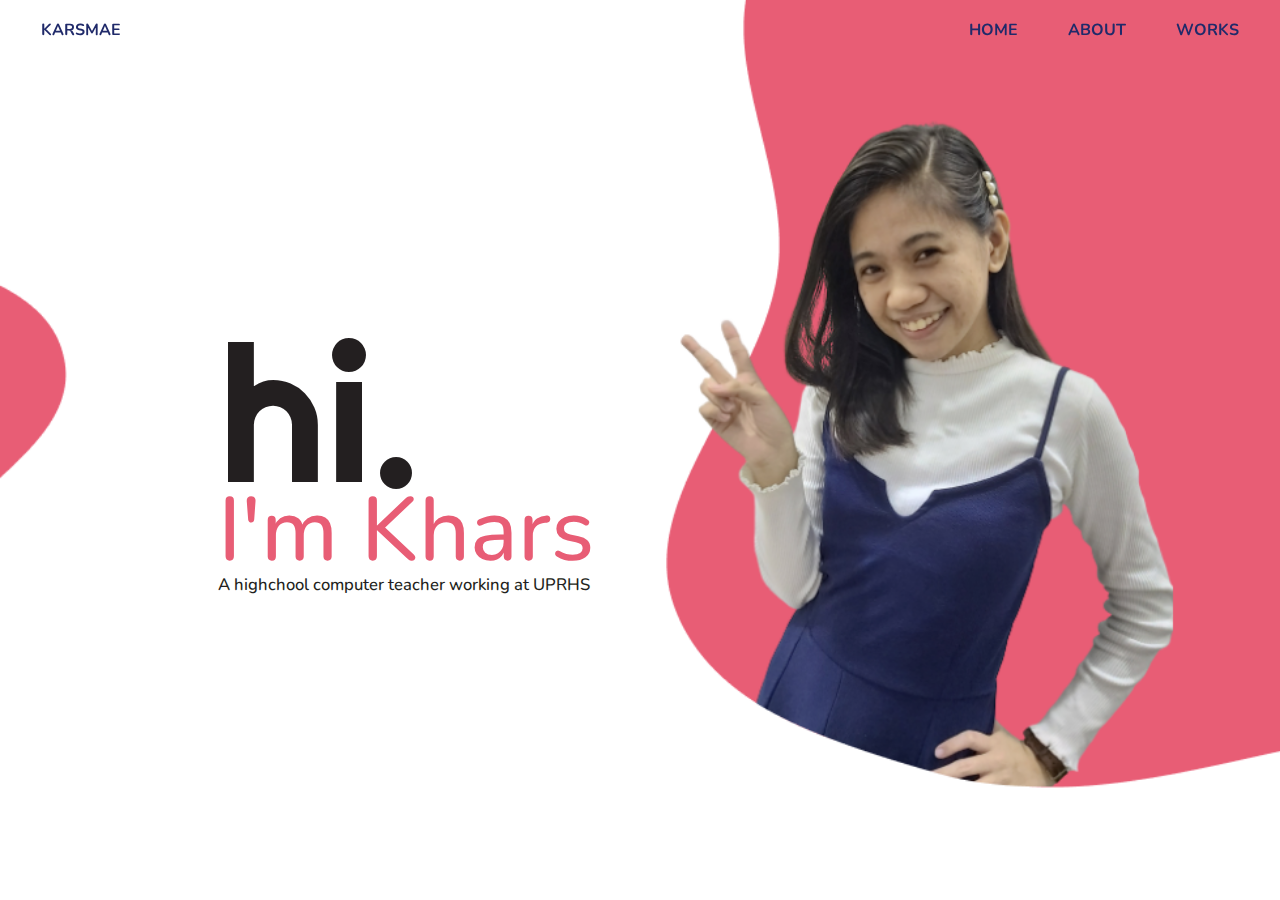
<file: index.html>
<!DOCTYPE html>
<html lang="en">
<head>
	<meta charset="utf-8">
    <meta name="viewport" content= "width=device-width, initial-scale=1.0"> 

	<title>kgmacaraig - Personal Portfolio</title>
	<!-- bootstrap -->
	<link rel="stylesheet" href="https://maxcdn.bootstrapcdn.com/bootstrap/4.0.0/css/bootstrap.min.css" integrity="sha384-Gn5384xqQ1aoWXA+058RXPxPg6fy4IWvTNh0E263XmFcJlSAwiGgFAW/dAiS6JXm" crossorigin="anonymous">

	<!-- fonts -->
	<link rel="stylesheet" href="https://fonts.googleapis.com/css?family=Righteous">
	<link rel="stylesheet" href="https://fonts.googleapis.com/css?family=Nunito">
	<link rel="stylesheet" href="https://fonts.googleapis.com/css?family=Montserrat">
	<link rel="stylesheet" href="https://fonts.googleapis.com/css?family=Stalemate">

	<!-- font awesome -->
	<link rel="stylesheet" href="https://cdnjs.cloudflare.com/ajax/libs/font-awesome/4.7.0/css/font-awesome.min.css">

	<!-- styles -->
	<link rel="stylesheet" type="text/css" href="css/main.css">
	<link rel="stylesheet" type="text/css" href="css/nav.css">
	<link rel="stylesheet" type="text/css" href="css/sections.css">
</head>
<body>
	<header>
		<nav class="navbar navbar-expand-lg">
			<a href="#home" class="brand">karsmae</a>
			<button class="navbar-toggler" type="button" data-toggle="collapse" data-target="#navbarNav" aria-controls="navbarNav" aria-expanded="false" aria-label="Toggle navigation" id="toggleBtn">
				<span class="hamburger">
					<i class="fas fa fa-bars"></i>
				</span>
			</button>
			<div class="collapse navbar-collapse" id="navbarNav">
				<ul class="navbar-nav ml-auto">
					<li class="navbar-item" data-toggle="collapse" data-target=".navbar-collapse.show">
						<a href="#home" class="navbar-link">Home</a>
					</li>
					<li class="navbar-item" data-toggle="collapse" data-target=".navbar-collapse.show">
						<a href="#aboutMe" class="navbar-link">About</a>
					</li>
					<li class="navbar-item" data-toggle="collapse" data-target=".navbar-collapse.show">
						<a href="#work" class="navbar-link" >Works</a>
					</li>
					</li>
				</ul>
			</div>
		</nav>
	</header>
	<main class="mainBody">
		<section id="home">
			<div class="homeContainer">
				<h2>hi.</h2>
				<h3>I'm <span>Khars</span></h3>
				<h4>A highchool computer teacher working <span>at UPRHS</span></h4>
			</div>
		</section>
		<section id="aboutMe">
			<div class="aboutMeContainer">
				<div class="container">
					<div class="row">
						<div class="col-lg-5 mb-2 sideProfile">
							<img class="profilePic" src="images/side.png" alt="profile picture">
						</div>
						<div class="col-lg-7 mb-2 introduction">
							<br><h3 class="intro">Hi! I am <span>Khars</span>.</h3>
							<h4 class="intro">I am a student, an educator, and a developer.</h4>
							<p class="text-muted">I am a Computer Science graduate from the University of the Philippines Los Baños. Currently, I am a <span>Master of Information Technology student</span> in the same university. Aside from being a student, I work as an educator as well. I teach <span>Introduction to Information Technology</span> and <span>Web Development</span> to grades 7 and 9, respectively.<br><br>Most projects I have worked or am currently working on include school and classroom related applications which involved <span>UI/UX Design and Web Development, Image Processing, Data Science, and Information Systems</span>.</p>
							<br><br>
							<h1 class="cursive">Kharisa Mae G. Macaraig</h1>
							<div class="link">
								<button class="contacts-btn"><a href="https://github.com/karsmae" target="_blank"><h1 class="alt-text">Github</h1>
									<i class="fa fa-github" aria-hidden="false"></i>
								</a></button>	
								<button class="contacts-btn"><a href="https://www.linkedin.com/in/kharisa-mae-macaraig-b2b293137/" target="_blank"><h1 class="alt-text">Github</h1>
									<i class="fa fa-linkedin" aria-hidden="false"></i>
								</a></button>
								<button class="contacts-btn"><a href="mailto:kgmacaraig@up.edu.ph&subject=Mail from personal portfolio"><h1 class="alt-text">Github</h1>
									<i class="fa fa-envelope" aria-hidden="false"></i>
								</a></button>
							</div>
						</div>
					</div>
				</div>
			</div>
		</section>
		<section id="about">
			<div class="aboutContainer">
				<div class="aboutCards">
					<div class="container">
						<div class="row">
							<div class="col-lg-2 about-title">
								<h1>ABOUT<br><span> ME</span></h1>
							</div>
							<div class="col-lg-2 about-desc">
								<p>Here's a little more to know about me. <br> <i class="fa fa-chevron-right" aria-hidder="true"></i></p>
							</div>
							<div class="col-lg-4 mb-2">
								<div class="card mx-auto">
									<a href="html/about-love.html" class="about-tile">
										<div class="card-body">
											<h2 class="card-title centered">love</h2>
											<p class="card-text">a collection of everything I love since then</p>
										</div>
									</a>
								</div>
							</div>
							<div class="col-lg-4 mb-2">
								<div class="card mx-auto">
									<a href="html/about-unplugged.html" class="about-tile">
										<div class="card-body">
											<h2 class="card-title centered">play</h2>
											<p class="card-text">other things I do when I am not coding</p>
										</div>
									</a>
								</div>
							</div>
						</div>
					</div>
				</div>
			</div>
		</section>
		<section id="work">
			<svg class="wave" xmlns="http://www.w3.org/2000/svg" viewBox="0 0 1440 320"><path fill="#E85D75" fill-opacity="1" d="M0,192L34.3,176C68.6,160,137,128,206,122.7C274.3,117,343,139,411,133.3C480,128,549,96,617,74.7C685.7,53,754,43,823,48C891.4,53,960,75,1029,106.7C1097.1,139,1166,181,1234,176C1302.9,171,1371,117,1406,90.7L1440,64L1440,0L1405.7,0C1371.4,0,1303,0,1234,0C1165.7,0,1097,0,1029,0C960,0,891,0,823,0C754.3,0,686,0,617,0C548.6,0,480,0,411,0C342.9,0,274,0,206,0C137.1,0,69,0,34,0L0,0Z"></path></svg>
			<div class="container">
				<div class="workContainer">
					<div class="row">
						<div class="col-lg-4 mb-2 project-title">
							<h1>Projects &<br><span> Side Projects</span></h1>
						</div>
						<div class="col-lg-4 mb-2 project">
							<h2>ICDE: ID Card Data Extractor</h2>
							<div class="container languages">
								<div class="row">
									<h3>Python - Tesseract</h3>
									<h3>Tensorflow</h3>
									<h3>MySQL</h3>
								</div>
							</div>
							<h4>Oral Presentation: 1st Information and Computing Education Conference, Computing Society of the Philippines, Cebu City, Philippines<br>Nominated for Best Special Paper (Computer Science category): 1st Institute of Computer Science Undergraduate Symposium</h4>
						</div>
						<div class="col-lg-4 mb-2 project">
							<h2>UPRHS Website</h2>
							<div class="container languages">
								<div class="row">
									<h3>Figma</h3>
								</div>
							</div>
							<h4>Content and illustrations for the official website of UPRHS</h4>
						</div>
					</div>
					<div class="row">
						<div class="col-lg-4 mb-2 project">
							<h2>Student Academic Reports</h2>
							<div class="container languages">
								<div class="row">
									<h3 class="wip">Under Development</h3>
									<h3>JavaScript</h3>
								</div>
							</div>
							<h4>Automation of student academic reports - Class Standing Report and Report Cards</h4>
						</div>
						<div class="col-lg-4 mb-2 project">
							<h2>MutyaDB</h2>
							<div class="container languages">
								<div class="row">
									<h3 class="wip">Under Development</h3>
									<h3>VB.net</h3>
									<h3>MySQL</h3>
								</div>
							</div>
							<h4>Desktop application for the UPRHS Admissions and Registrations processing</h4>
						</div>
						<div class="col-lg-4 mb-2 project">
							<h2>Chick 'n Check</h2>
							<div class="container languages">
								<div class="row">
									<h3 class="pending">Proposed</h3>
									<h3>MIT AI2 Companion</h3>
									<h3>MySQL</h3>
								</div>
							</div>
							<h4>Poultry monitoring system for LSE 8A students</h4>
						</div>
					</div>
				</div>
			</div>
			<footer>
				<div>&copy; kgmacaraig 2020</div>
				<div class="footer-link">
					<button class="contacts-btn"><a href="https://github.com/karsmae" target="_blank"><h1 class="alt-text">Github</h1>
						<i class="fa fa-github" aria-hidden="false"></i>
					</a></button>	
					<button class="contacts-btn"><a href="https://www.linkedin.com/in/kharisa-mae-macaraig-b2b293137/" target="_blank"><h1 class="alt-text">LinkedIn</h1>
						<i class="fa fa-linkedin" aria-hidden="false"></i>
					</a></button>
					<button class="contacts-btn"><a href="mailto:kgmacaraig@up.edu.ph&subject=Mail from personal portfolio"><h1 class="alt-text">Email</h1>
						<i class="fa fa-envelope" aria-hidden="false"></i>
					</a></button>
				</div>
			</footer>
		</section>
	</main>

	<!-- bootstrap -->
	<script src="https://cdn.jsdelivr.net/npm/bootstrap@5.0.0-beta1/dist/js/bootstrap.bundle.min.js" integrity="sha384-ygbV9kiqUc6oa4msXn9868pTtWMgiQaeYH7/t7LECLbyPA2x65Kgf80OJFdroafW" crossorigin="anonymous"></script>
	<script src="https://code.jquery.com/jquery-3.2.1.slim.min.js" integrity="sha384-KJ3o2DKtIkvYIK3UENzmM7KCkRr/rE9/Qpg6aAZGJwFDMVNA/GpGFF93hXpG5KkN" crossorigin="anonymous"></script>
	<script src="https://cdnjs.cloudflare.com/ajax/libs/popper.js/1.12.9/umd/popper.min.js" integrity="sha384-ApNbgh9B+Y1QKtv3Rn7W3mgPxhU9K/ScQsAP7hUibX39j7fakFPskvXusvfa0b4Q" crossorigin="anonymous"></script>
	<script src="https://maxcdn.bootstrapcdn.com/bootstrap/4.0.0/js/bootstrap.min.js" integrity="sha384-JZR6Spejh4U02d8jOt6vLEHfe/JQGiRRSQQxSfFWpi1MquVdAyjUar5+76PVCmYl" crossorigin="anonymous"></script>
</body>
</html>
</file>
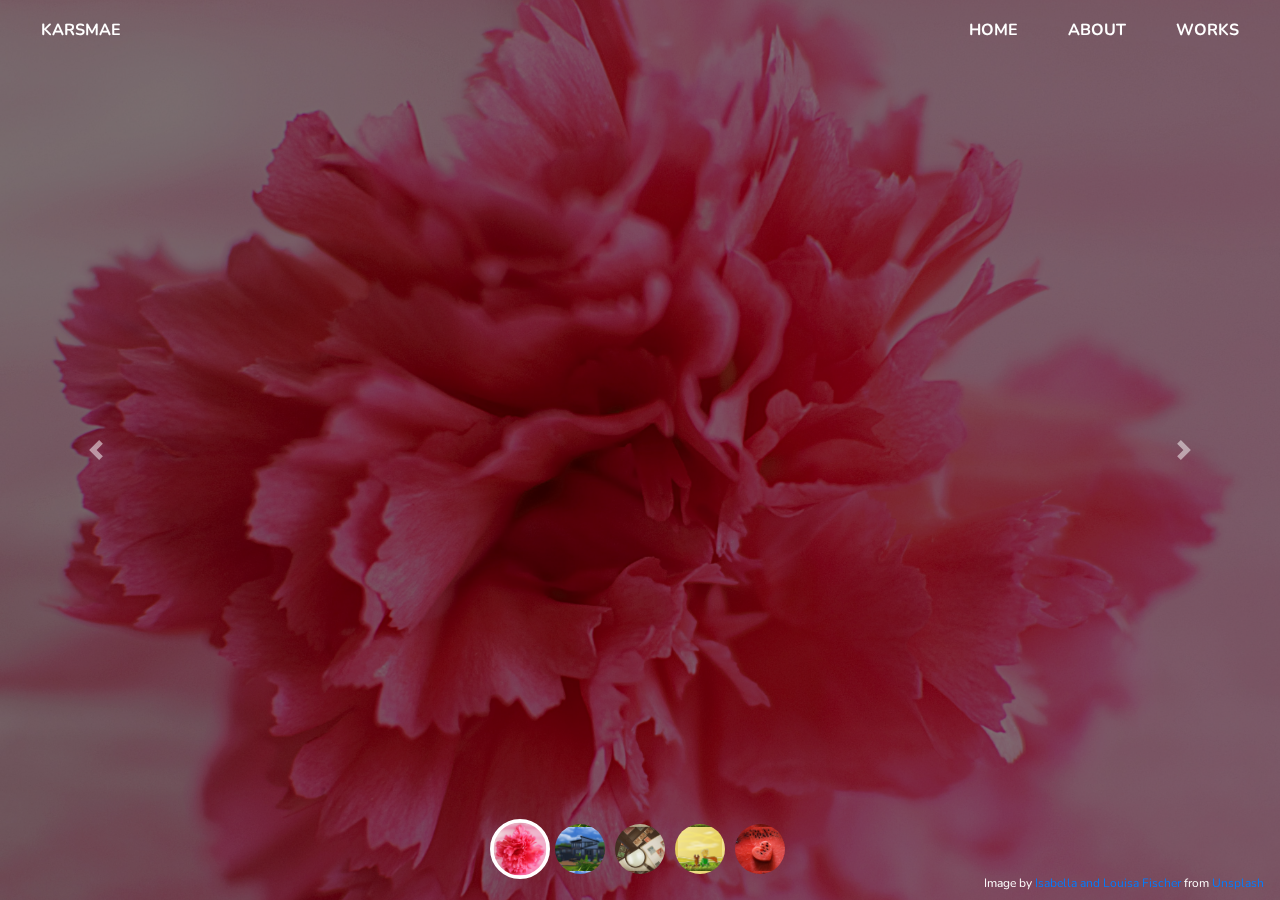
<file: html/about-love.html>
<!DOCTYPE html>
<html lang="en">
<head>
	<meta charset="utf-8">
    <meta name="viewport" content= "width=device-width, initial-scale=1.0"> 

	<title>kgmacaraig - Love</title>
	<!-- bootstrap -->
	<link rel="stylesheet" href="https://maxcdn.bootstrapcdn.com/bootstrap/4.0.0/css/bootstrap.min.css" integrity="sha384-Gn5384xqQ1aoWXA+058RXPxPg6fy4IWvTNh0E263XmFcJlSAwiGgFAW/dAiS6JXm" crossorigin="anonymous">

	<!-- fonts -->
	<link rel="stylesheet" href="https://fonts.googleapis.com/css?family=Righteous">
	<link rel="stylesheet" href="https://fonts.googleapis.com/css?family=Nunito">
	<link rel="stylesheet" href="https://fonts.googleapis.com/css?family=Montserrat">

	<!-- font awesome -->
	<link rel="stylesheet" href="https://cdnjs.cloudflare.com/ajax/libs/font-awesome/4.7.0/css/font-awesome.min.css">

	<!-- styles -->
	<link rel="stylesheet" type="text/css" href="../css/main.css">
	<link rel="stylesheet" type="text/css" href="../css/nav.css">
	<link rel="stylesheet" type="text/css" href="../css/love.css">
</head>
<body>
	<header>
		<nav class="navbar navbar-expand-lg">
			<a href="../index.html#home" class="brand">karsmae</a>
			<button class="navbar-toggler" type="button" data-toggle="collapse" data-target="#navbarNav" aria-controls="navbarNav" aria-expanded="false" aria-label="Toggle navigation" id="toggleBtn">
				<span class="hamburger">
					<i class="fas fa fa-bars"></i>
				</span>
			</button>
			<div class="collapse navbar-collapse" id="navbarNav">
				<ul class="navbar-nav ml-auto">
					<li class="navbar-item" data-toggle="collapse" data-target=".navbar-collapse.show">
						<a href="../index.html#home" class="navbar-link">Home</a>
					</li>
					<li class="navbar-item" data-toggle="collapse" data-target=".navbar-collapse.show">
						<a href="../index.html#aboutMe" class="navbar-link">About</a>
					</li>
					<li class="navbar-item" data-toggle="collapse" data-target=".navbar-collapse.show">
						<a href="../index.html#work" class="navbar-link" >Works</a>
					</li>
				</ul>
			</div>
		</nav>
	</header>
	<main class="mainBody">
		<section id="love">
			<div id="carouselIndicators" class="carousel slide" ddata-interval="false">
				<ol class="carousel-indicators">
					<li data-target="#carouselIndicators" data-slide-to="0" class="active carnations"></li>
					<li data-target="#carouselIndicators" data-slide-to="1" class="sims"></li>
					<li data-target="#carouselIndicators" data-slide-to="2" class="detective"></li>
					<li data-target="#carouselIndicators" data-slide-to="3" class="prince-i"></li>
					<li data-target="#carouselIndicators" data-slide-to="4" class="watermelon"></li>
				</ol>
				<div class="carousel-inner">
					<!-- <h1 class="display-6">I <span class="unSpan">love</span></h1> -->
					<div class="carousel-item active carnations">
						<div class="carousel-caption">
							<h2 class="display-6">Pink</h2>
							<p class="lead">obviously... and Carnations too!</p>
						</div>
						<div class="credits">
							Image by <a href="https://unsplash.com/@twinsfisch">Isabella and Louisa Fischer</a> from <a href="https://unsplash.com/photos/uVJpBuJn0p0">Unsplash</a>
						</div>
					</div>
					<div class="carousel-item sims">
						<div class="carousel-caption">
							<h2 class="display-6">The Sims</h2>
							<p class="lead">here's one I did in TS4.</p>
						</div>
					</div>
					<div class="carousel-item detective">
						<div class="carousel-caption">
							<h2 class="display-6">Nancy Drew</h2>
							<p class="lead">- her adventure in solving different cases.</p>
						</div>
						<div class="credits">
							Image by <a href="https://pixabay.com/users/qimono-1962238/?utm_source=link-attribution&amp;utm_medium=referral&amp;utm_campaign=image&amp;utm_content=1844078">Arek Socha</a> from <a href="https://pixabay.com/?utm_source=link-attribution&amp;utm_medium=referral&amp;utm_campaign=image&amp;utm_content=1844078">Pixabay</a>
						</div>
					</div>
					<div class="carousel-item prince">
						<div class="carousel-caption">
							<h2 class="display-6">The Little Prince</h2>
							<p class="lead">"Growing up is not the problem, forgetting is."</p>
						</div>
						<div class="credits">
							Image by <a href="https://pixabay.com/users/joseluism-5244915/?utm_source=link-attribution&amp;utm_medium=referral&amp;utm_campaign=image&amp;utm_content=5235474">joseluism</a> from <a href="https://pixabay.com/?utm_source=link-attribution&amp;utm_medium=referral&amp;utm_campaign=image&amp;utm_content=5235474">Pixabay</a>
						</div>
					</div>
					<div class="carousel-item watermelon">
						<div class="carousel-caption">
							<h2 class="display-6">Watermelon</h2>
							<p class="lead">refreshing!</p>
						</div>
						<div class="credits">
							Image by <a href="https://pixabay.com/users/petrucy-8597360/?utm_source=link-attribution&amp;utm_medium=referral&amp;utm_campaign=image&amp;utm_content=3538291">Andrea Petra Fogas</a> from <a href="https://pixabay.com/?utm_source=link-attribution&amp;utm_medium=referral&amp;utm_campaign=image&amp;utm_content=3538291">Pixabay</a>
						</div>
					</div>
				</div>
				<a class="carousel-control-prev" href="#carouselIndicators" role="button" data-slide="prev">
					<span class="carousel-control-prev-icon" aria-hidden="true"></span>
					<span class="sr-only">Previous</span>
				</a>
				<a class="carousel-control-next" href="#carouselIndicators" role="button" data-slide="next">
					<span class="carousel-control-next-icon" aria-hidden="true"></span>
					<span class="sr-only">Next</span>
				</a>
			</div>
		</section>
	</main>
	
	<!-- bootstrap -->
	<script src="https://code.jquery.com/jquery-3.2.1.slim.min.js" integrity="sha384-KJ3o2DKtIkvYIK3UENzmM7KCkRr/rE9/Qpg6aAZGJwFDMVNA/GpGFF93hXpG5KkN" crossorigin="anonymous"></script>
	<script src="https://cdnjs.cloudflare.com/ajax/libs/popper.js/1.12.9/umd/popper.min.js" integrity="sha384-ApNbgh9B+Y1QKtv3Rn7W3mgPxhU9K/ScQsAP7hUibX39j7fakFPskvXusvfa0b4Q" crossorigin="anonymous"></script>
	<script src="https://maxcdn.bootstrapcdn.com/bootstrap/4.0.0/js/bootstrap.min.js" integrity="sha384-JZR6Spejh4U02d8jOt6vLEHfe/JQGiRRSQQxSfFWpi1MquVdAyjUar5+76PVCmYl" crossorigin="anonymous"></script>
</body>
</html>
</file>
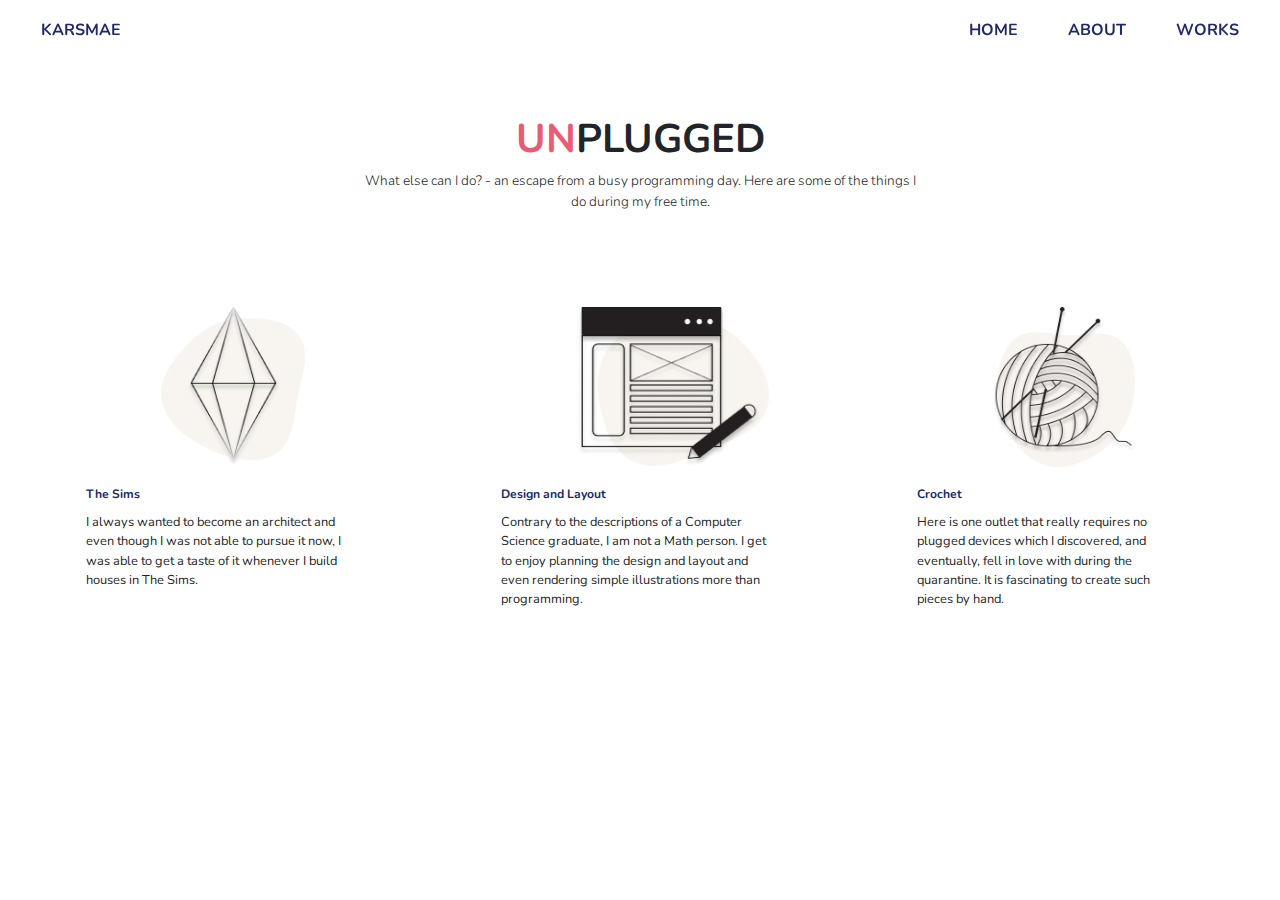
<file: html/about-unplugged.html>
<!DOCTYPE html>
<html lang="en">
<head>
	<meta charset="utf-8">
    <meta name="viewport" content= "width=device-width, initial-scale=1.0"> 

	<title>kgmacaraig - Unplugged</title>
	<!-- bootstrap -->
	<link rel="stylesheet" href="https://maxcdn.bootstrapcdn.com/bootstrap/4.0.0/css/bootstrap.min.css" integrity="sha384-Gn5384xqQ1aoWXA+058RXPxPg6fy4IWvTNh0E263XmFcJlSAwiGgFAW/dAiS6JXm" crossorigin="anonymous">

	<!-- fonts -->
	<link rel="stylesheet" href="https://fonts.googleapis.com/css?family=Righteous">
	<link rel="stylesheet" href="https://fonts.googleapis.com/css?family=Nunito">
	<link rel="stylesheet" href="https://fonts.googleapis.com/css?family=Montserrat">

	<!-- font awesome -->
	<link rel="stylesheet" href="https://cdnjs.cloudflare.com/ajax/libs/font-awesome/4.7.0/css/font-awesome.min.css">

	<!-- styles -->
	<link rel="stylesheet" type="text/css" href="../css/main.css">
	<link rel="stylesheet" type="text/css" href="../css/nav.css">
	<link rel="stylesheet" type="text/css" href="../css/unplugged.css">
</head>
<body>
	<header>
		<nav class="navbar navbar-expand-lg">
			<a href="../index.html#home" class="brand">karsmae</a>
			<button class="navbar-toggler" type="button" data-toggle="collapse" data-target="#navbarNav" aria-controls="navbarNav" aria-expanded="false" aria-label="Toggle navigation" id="toggleBtn">
				<span class="hamburger">
					<i class="fas fa fa-bars"></i>
				</span>
			</button>
			<div class="collapse navbar-collapse" id="navbarNav">
				<ul class="navbar-nav ml-auto">
					<li class="navbar-item" data-toggle="collapse" data-target=".navbar-collapse.show">
						<a href="../index.html#home" class="navbar-link">Home</a>
					</li>
					<li class="navbar-item" data-toggle="collapse" data-target=".navbar-collapse.show">
						<a href="../index.html#aboutMe" class="navbar-link">About</a>
					</li>
					<li class="navbar-item" data-toggle="collapse" data-target=".navbar-collapse.show">
						<a href="../index.html#work" class="navbar-link" >Works</a>
					</li>
				</ul>
			</div>
		</nav>
	</header>
	<main class="mainBody">
		<section id="unplugged">
			<div class="jumbotron jumbotron-fluid unpluggedContainer">
				<div class="container unpluggedDesc">
					<h1 class="display-6"><span class="unSpan">Un</span>plugged</h1>
					<div class="leadContainer"><p class="lead">What else can I do? - an escape from a busy programming day. Here are some of the things I do during my free time.</p></div>
				</div>
			</div>
			<div class="hobbyContainer">
				<div class="hobbyCards">
					<div class="row">
						<div class="col-lg-4 mb-2">
							<div class="card mx-auto">
								<img src="../images/plumbob.png" alt="plumbob icon" class="card-img-top odd">
								<div class="card-body">
									<h5 class="card-title">The Sims</h5>
									<p class="card-text">I always wanted to become an architect and even though I was not able to pursue it now, I was able to get a taste of it whenever I build houses in The Sims.</p>
								</div>
							</div>
						</div>
						<div class="col-lg-4 mb-2">
							<div class="card mx-auto">
								<img src="../images/design&layout.png" alt="design and layout icon" class="card-img-top even">
								<div class="card-body">
									<h5 class="card-title">Design and Layout</h5>
									<p class="card-text">Contrary to the descriptions of a Computer Science graduate, I am not a Math person. I get to enjoy planning the design and layout and even rendering simple illustrations more than programming.</p>
								</div>
							</div>
						</div>
						<div class="col-lg-4 mb-2">
							<div class="card mx-auto">
								<img src="../images/yarn.png" alt="yarn icon" class="card-img-top odd">
								<div class="card-body">
									<h5 class="card-title">Crochet</h5>
									<p class="card-text">Here is one outlet that really requires no plugged devices which I discovered, and eventually, fell in love with during the quarantine. It is fascinating to create such pieces by hand.</p>
								</div>
							</div>
						</div>
					</div>
				</div>
			</div>
		</section>
	</main>
	
	<!-- bootstrap -->
	<script src="https://code.jquery.com/jquery-3.2.1.slim.min.js" integrity="sha384-KJ3o2DKtIkvYIK3UENzmM7KCkRr/rE9/Qpg6aAZGJwFDMVNA/GpGFF93hXpG5KkN" crossorigin="anonymous"></script>
	<script src="https://cdnjs.cloudflare.com/ajax/libs/popper.js/1.12.9/umd/popper.min.js" integrity="sha384-ApNbgh9B+Y1QKtv3Rn7W3mgPxhU9K/ScQsAP7hUibX39j7fakFPskvXusvfa0b4Q" crossorigin="anonymous"></script>
	<script src="https://maxcdn.bootstrapcdn.com/bootstrap/4.0.0/js/bootstrap.min.js" integrity="sha384-JZR6Spejh4U02d8jOt6vLEHfe/JQGiRRSQQxSfFWpi1MquVdAyjUar5+76PVCmYl" crossorigin="anonymous"></script>
</body>
</html>
</file>
<file: css/main.css>
body{
	position: relative;
	margin: 0;
	overflow: hidden;
	display: flex;
	height: 100vh;
	flex-direction: column;
	line-height: 1.5;
	font-family: 'Nunito';
	background-color: #ffffff;
}

.mainBody{
	position: relative;
	width: 100%;
	height: 100%;
	scroll-behavior: smooth;
	overflow-y: scroll;
}

/* Hide scrollbar for Chrome, Safari and Opera */
.mainBody::-webkit-scrollbar {
    display: none;
}

/* Hide scrollbar for IE, Edge and Firefox */
.mainBody {
  -ms-overflow-style: none;  /* IE and Edge */
  scrollbar-width: none;  /* Firefox */
}
</file>
<file: css/nav.css>
/*----------navbar----------*/

header{
	position: fixed;
	top: 0;
	z-index: 1;
	width: 100%;
	min-height: 65px;
	letter-spacing: 10%;
}

.hamburger{
	color: #202A6A;
}

.navbar-item{
	text-align: right;
}

nav a{
	display: inline-block;
	justify-content: flex-end;
	margin-left: 15px;
	margin-right: 15px;
	padding: 10px;
	position:  relative;
	text-decoration: none;
	color: #202A6A;
	font-weight: bold;
	text-transform: uppercase;
}

nav a:hover{
	text-decoration: none;
}

.brand{
	color: #202A6A;
}

/*----------navbar----------*/

/* Extra small devices (phones, 600px and down) */
@media only screen and (max-width: 600px) {
	nav .navbar-link:hover, nav .brand:hover{
		color: #E85D75;
	}

}

/* Medium devices (landscape tablets, 601px and up) */
@media only screen and (min-width: 601px){
	nav .navbar-link:hover, nav .brand:hover{
		color: #E85D75;
	}
} 

/* Large devices (laptops/desktops, 992px and up) */
@media only screen and (min-width: 992px) {
	/*body {background: white;}*/

	nav .navbar-link:hover, nav .brand:hover{
		color: #231F20;
	}
}
</file>
<file: css/sections.css>
/*---------sections---------*/

section{
	position: relative;
	display: flex;
	width: 100%;
	min-height:  100vh;
	flex-grow: column-wrap;
	align-items: center;
	font-size: 1rem;
	background-repeat: no-repeat;
	background-size: cover;
	background-position: center;
	background-image: url(../images/bg2.png);
}

section:nth-child(2), section:nth-child(3), section:nth-child(4){
	background-color: #ffffff;
	background-image: linear-gradient(#ffffff,  #ffffff);
}

#aboutMe{
	min-height: 65vh;
}

#about{
	min-height: 10vh;
}

.card-title{
	text-transform: uppercase;
	color: #E85D75;
	font-weight: bolder;
	font-family: 'Nunito';
}

.card-body{
	background-color: transparent;
	border: none; 
	box-shadow: 0 2px 20px 0 rgba(1,1,1,0.24);
} 

/*---------s: home---------*/

.homeContainer{
	background-color: transparent;
	width: 100%;
	padding: 2%;
	color: #231F20;
}

.homeContainer h2{
	font-family: 'Righteous';
}

.homeContainer h3, #about p{
	color: #202A6A;
}

.homeContainer span{
	color: #ffffff;
}
/*---------s: home---------*/

/*---------s:about---------*/
.aboutMeContainer{
	width: 95%;
}

.about-title h1, #work h1{
	text-transform: uppercase;
	font-weight: bolder;
}

.about-title span, #work h1 span{
	color: #202A6A;
}

.about-desc p{
	text-align: left;
	width: 85%;
	color: #231F20 !important;
}

img.profilePic{
	height: 55vh;
}

.about-title, .about-desc, .profilePic, .about-img, .link, .project-title, .cursive{
	display: none;
}

.contacts-btn{
	border-radius: 100%;
	border: none;
	background-color: #E85D75;
	height: 2em;
	width: 2em;
	margin: 1%;
}

.contacts-btn a{
	color: #ffffff;
}

.contacts-btn:hover{
	background-color: #202A6A;
}

.cursive{
	font-family: 'Stalemate';
}

#aboutMe span, #work span{
	color: #E85D75;
	font-weight: bold;
}

.intro{
	font-weight: bold;
}

#aboutMe p, #work h5{
	font-family: 'Montserrat';
	font-size: 0.85rem;
}

#about a{
	text-decoration: none;
}

.aboutContainer{
	justify-content: center;
	text-align: center;
	align-content: center;
	width: 95%;
}

.alt-text{
	display: none;
}
/*---------s:about---------*/

/*---------s: work---------*/
.workContainer{
	margin-left: 2.5vw;
	text-align: left;
}

.highlights{
	color: #202A6A;
}

.wave, .splitHorizon{
	display: none;
	position: absolute;
	top: 0;
}

.workContainer h1{
	font-weight: bolder;
}	

.languages h3{
	background-color: #E85D75;
	color: #ffffff;
	margin-right: 0.5em;
	padding: 0.45em;
	font-size: 80%;
	border-radius: 5%;
}

#work h2{
	font-size: 1.5rem;
	font-weight: bolder;
}

#work h4{
	font-size: 1rem;
}

.wip{
	background-color: #202A6A !important;
}

.pending{
	background-color: #413A3B !important;
}
/*---------s: work---------*/

/*---------sections---------*/

/*----------footer----------*/

footer{
	text-align: center;
	background-color: #E85D75;
	padding: 2%;
	color: #ffffff !important;
	height: 15vh;  
	position: absolute;
	left: 0;
	bottom: 0;
	width: 100%;
}

footer .contacts-btn{
	border: 0.5px solid white;
}

footer .contacts-btn:hover{
	background-color: #202A6A;
	border: none;
}
/*----------footer----------*/

/* Extra small devices (phones, 600px and down) */
@media only screen and (max-width: 600px) {
	.homeContainer{
		margin: 2vw;
	}

  	.homeContainer h2{
		font-size: 30vw;
	}

	.homeContainer h3{
		font-size: 15vw;
		margin-top: -9.5vw;
		margin-bottom: -2.5vw;
	}

	.homeContainer h4{
		font-size: 2.78vw;
	}

	.aboutContainer, .aboutMeContainer{
		margin: 5vw;
	}

	#aboutMe{
		min-height: 45vh;
	}

	#work h2, #aboutMe h3, #aboutMe h4{
		font-size: 1rem;
	}

	#work h2{
		font-weight: bolder;
	}

	#aboutMe p{
		font-size: 0.75rem;
	}

	.aboutContainer{
		margin-top: -10vh;
	}

	.aboutContainer h2, .aboutContainer p{
		font-size: 0.85rem;
	}

	.workContainer{
		margin-top: 10vh;
	}

}

/* Medium devices (landscape tablets, 601px and up) */
@media only screen and (min-width: 601px){
	.homeContainer,.aboutContainer{
		margin: 5vw;
	}

	.homeContainer h2{
		font-size: 25vw;
	}

	.homeContainer h3{
		font-size: 12vw;
		margin-top: -8vw;
		margin-bottom: -2vw;
	}

	.homeContainer h4{
		font-size: 2.2vw;
		color: #231F20 !important;
	}

	.homeContainer h3 span{
		color: #202A6A !important;
	}

	.homeContainer h4 span{
		color: #231F20 !important;
	}

	.aboutMeContainer{
		margin-top: 5vh;
	}

	.aboutContainer{
		margin-top: -8vh;
	}

} 

/* Large devices (laptops/desktops, 992px and up) */
@media only screen and (min-width: 992px) {
	/*body {background: white;}*/

	section{
		background-image: url(../images/bg3.png);
	}

	section:nth-child(3){
		background-color: #E85D75;
		background-image: linear-gradient(#E85D75,  #E85D75);
	}

  	.homeContainer{
		margin-left: 15vw;
	}

  	.homeContainer h2{
		font-size: 15vw;
	}

	.homeContainer h3{
		font-size: 7vw;
		margin-top: -4.5vw;
		margin-bottom: -0.75vw;
		color: #E85D75;
	}

	.homeContainer h3 span{
		color: #E85D75 !important;
	}

	.homeContainer h4{
		font-size: 1.3vw;
	}

	#about h2{
		font-size: 2vw;
	}

	.about-tile:hover{
		background-image: url(../images/overlay.png);
	}

	.sideProfile{
		margin-bottom: -0.5rem !important;
	}

	img.profilePic{
		margin-top: 9.5rem;
	}

	.profilePic, .cursive, .link, .about-title, .about-desc, .project-title{
		display: flex;
	}

	.project-title{
		text-align: right;
		margin-top: 2.25vh;
	}

	.aboutCards{
		margin-top: 11.5vh;
	}

	.about-title h1, #work h1{
		text-align: right;
	}

	.about-title, .about-desc{
		margin-top: 3vh;
	}

	.introduction{
		margin-top: 10vh;
		margin-bottom: 2vh;
		height: 35vh;
	}

	.wave,.splitHorizon{
		display: flex;
	}

	.project{
		padding: 2%;
	}
}
</file>
<file: css/love.css>
.navbar a, .hamburger{
	color: #ffffff;
}

.carousel-item{
	/*background-color: red;*/
	background-position: center;
	background-size: cover;
	min-height: 100vh;
}

.carousel-item:before{
	content: '';
	position: absolute;
	left:0;
	top:0;
	width: 100%;
	height: 100%;
	background-color: rgba(0,0,0,0.5);
	z-index: -1;
}

.carousel-item h2{
	color: #ffffff;
	opacity: 0;
}

.carousel-item p{
	margin-bottom: 40vh;	
	color: #eeeeee;
	opacity:0;
}

.carousel-item.active h2{
	animation: fadeInLeft 0.5s ease forwards;
}

.carousel-item.active p{
	animation: fadeInRight 0.5s ease forwards;
}

@keyframes fadeInLeft{
	0%{
		opacity: 0;
		transform: translateX(-30px);
	}
	100%{
		opacity: 1;
		transform: translateX(0px);
	}
}
@keyframes fadeInRight{
	0%{
		opacity: 0;
		transform: translateX(30px);
	}
	100%{
		opacity: 1;
		transform: translateX(0px);
	}
}

.unSpan, .navbar a:hover{
	color: #E85D75; 
}

.carousel-indicators li{
	height: 50px;
	width: 50px;
	margin:0 5px;
	border-radius: 50%;
	background-position: center;
	background-size: cover;
	border:3px solid transparent;
	transition: all 0.3s ease;
}

.carousel-indicators li.active{
	border-color: #ffffff;
	transform: scale(1.2);
}


.carnations{
	background-image: url("../images/carnation2.jpg");
}

.sims{
	background-image: url("../images/sims.jpg");
}

.detective{
	background-image: url("../images/detective.jpg");
}

.prince{
	background-image: url("../images/prince.jpg");
}

.prince-i{
	background-image: url("../images/prince-icon.jpg");
}

.watermelon{
	background-image: url("../images/watermelon.jpg");
}

.credits{
	position: absolute;
	bottom: 8px;
	right: 16px;
	font-size: 0.75em;
	color: #ffffff;
}

/* Extra small devices (phones, 600px and down) */
@media only screen and (max-width: 600px) {

	.carousel-indicators li{
		height: 40px;
		width: 40px;
		margin-bottom: 5%;
	}

	.prince{
		background-image: url("../images/prince-icon.jpg");
	}
}

/*carousel code
The Webshala [YouTube video] from https://www.youtube.com/watch?fbclid=IwAR1ZHwl92rImclc7ceLMdToZdBWdSqliFtcHkRmNrwKZKlfCgO15g3im9A0&v=aiedzAHmVII&feature=youtu.be
*/
</file>
<file: css/unplugged.css>
/*-------s:unplugged-------*/
#unplugged{
	display: flex;
	flex-direction: column;
	justify-content: center;
}

.unpluggedDesc h1{
	text-transform: uppercase;
	font-weight: bold;
}

.unpluggedDesc p{ 
	font-size: 85%;
}

.card-title{
	font-weight: bold;
	font-size: 95%;
	color: #202A6A;
}

.jumbotron{
	background-color: rgba(0,0,0,0);
	text-align: center;
}

.unSpan{
	color: #E85D75; 
}

.card-img-top{
	width: 9rem;
	height: 10rem;
	margin-left: 25%;
}

.even{
	width: 12rem;
}

.card{
	padding: 0.5%;
	border: none;
	background-color: rgba(0,0,0,0);
}

/*-------s:unplugged-------*/

/* Extra small devices (phones, 600px and down) */
@media only screen and (max-width: 600px) {

	.jumbotron{
		padding: 1%;
		margin-top: 15%;
		margin-bottom: 15%;
	}

	.leadContainer{
		width: 80%;
		margin-left: 10%;
	}

	.hobbyCards{	
		margin-top: -15%;
		margin-bottom: 5%;
	}

	.card-body{
		height: 20vh;
		font-size: 80%;
	}

	.card-img-top{
		display: none;
	}
}

/* Medium devices (landscape tablets, 601px and up) */
@media only screen and (min-width: 601px){
	
	.jumbotron{
		padding: 1%;
		margin-top: 8%;
		margin-bottom: 5%;
	}

	.leadContainer{
		width: 70%;
		margin-left: 15%;
	}

	.card-img-top{
		display: none;
	}

} 

/* Large devices (laptops/desktops, 992px and up) */
@media only screen and (min-width: 992px) {
	
	.leadContainer{
		width: 50%;
		margin-left: 25%;
	}

	.hobbyContainer{
		margin-left: 5%;
		width: 95%;
	}

	.card-body{		
		width: 80%; 
		height: 20vh;
		font-size: 80%;
	}

	.card-img-top{
		display: flex;
	}
}
</file>
